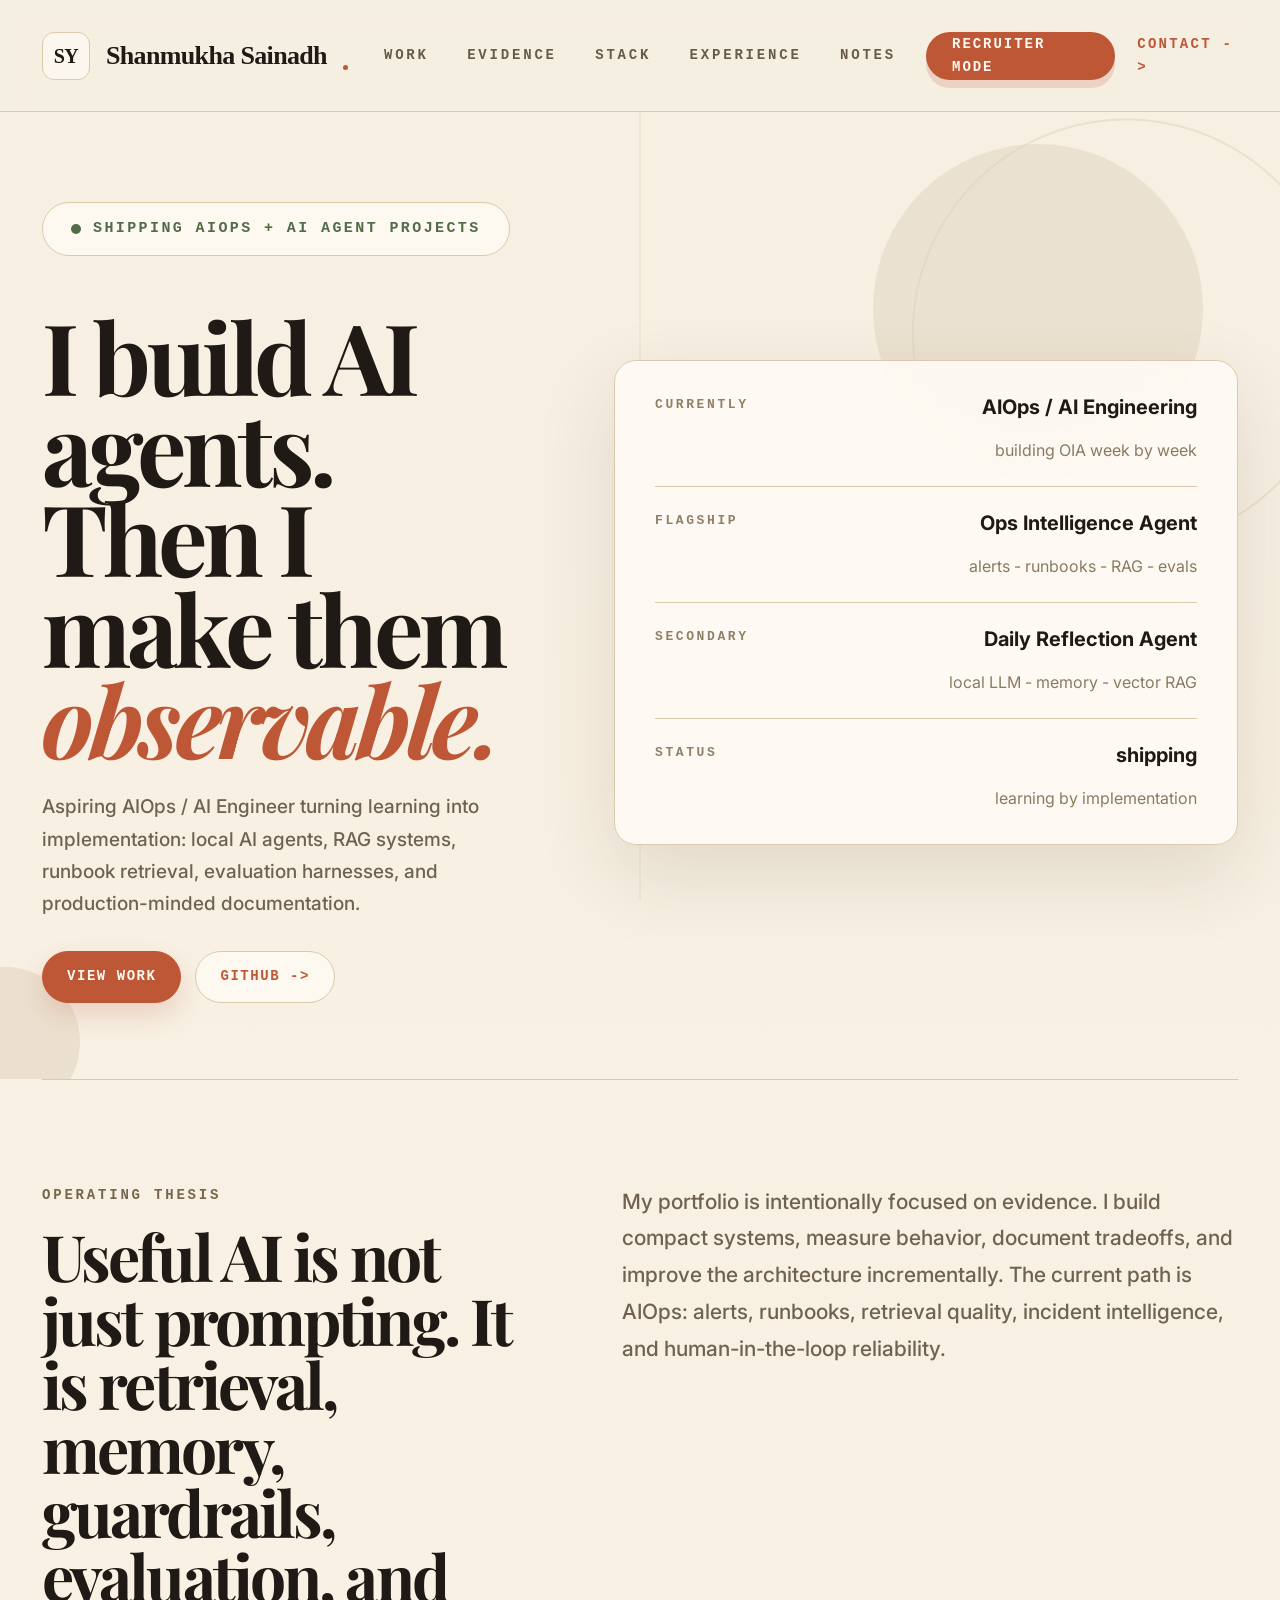
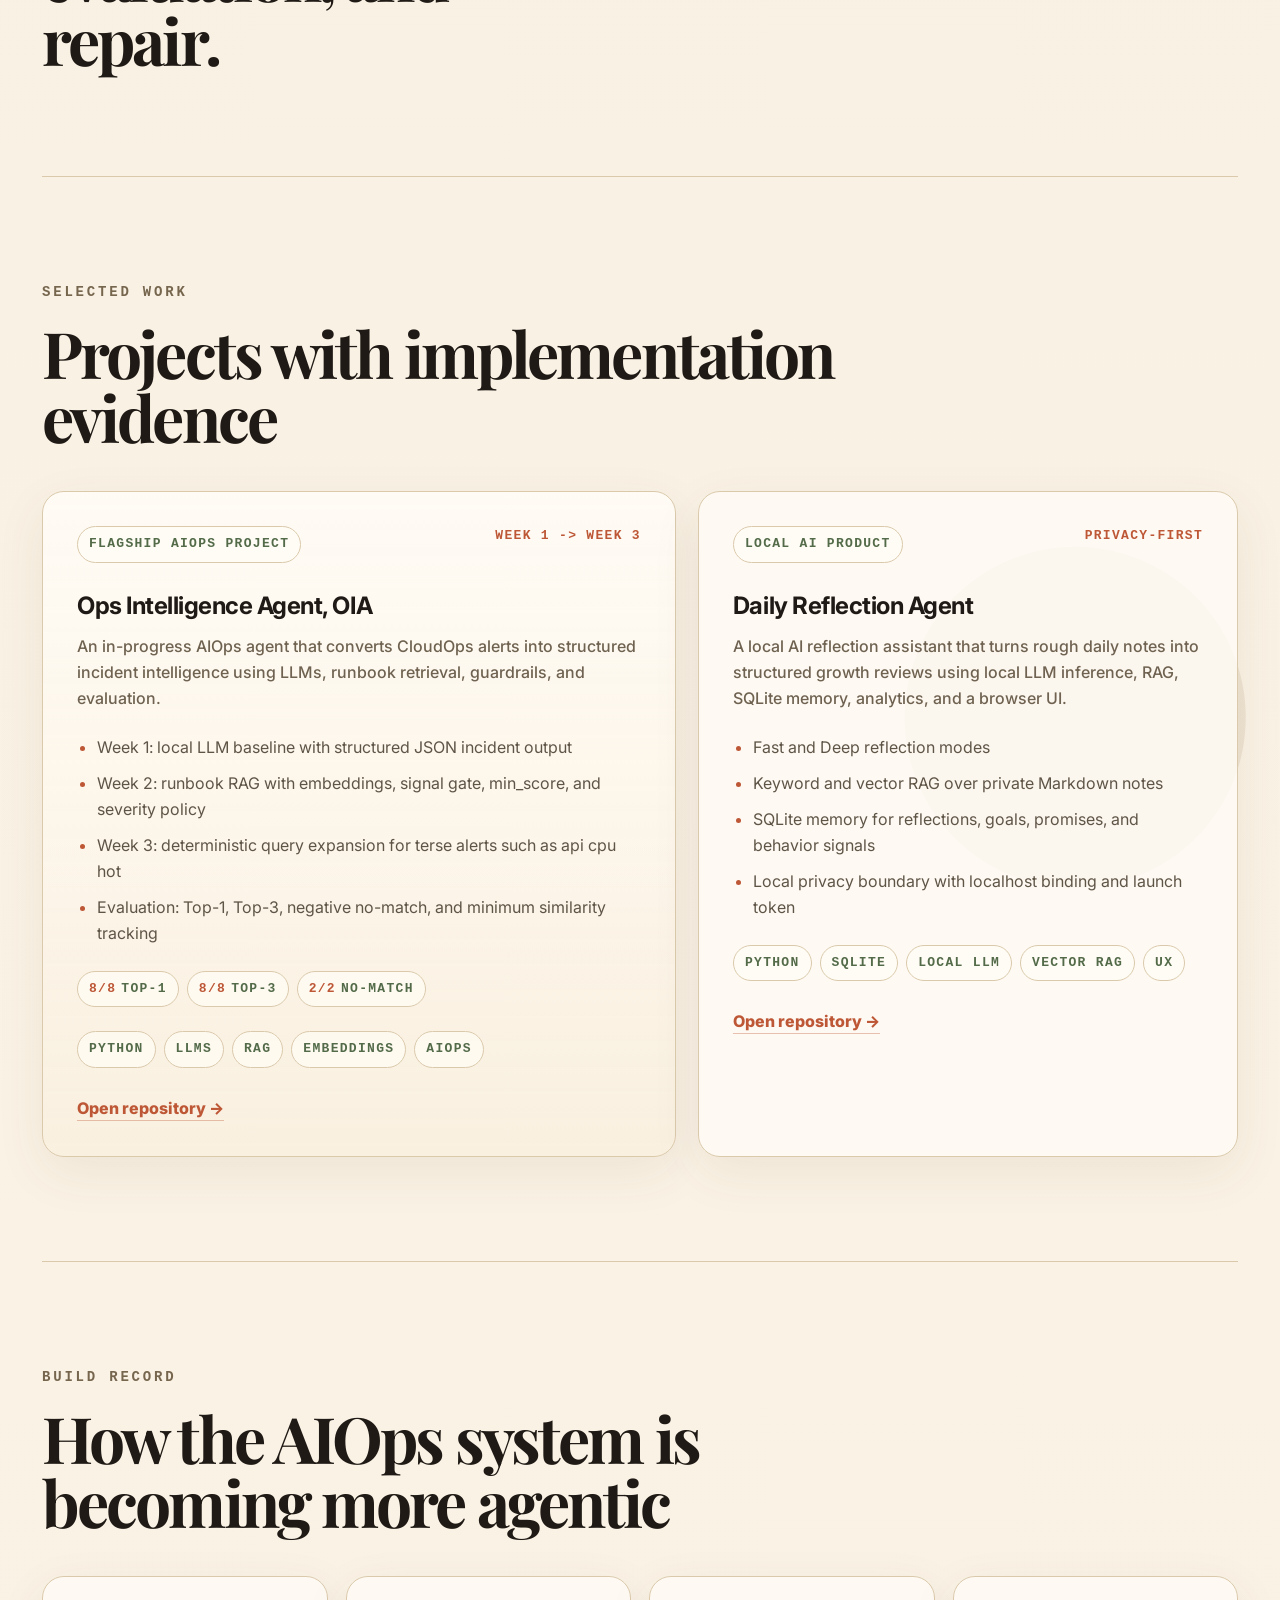
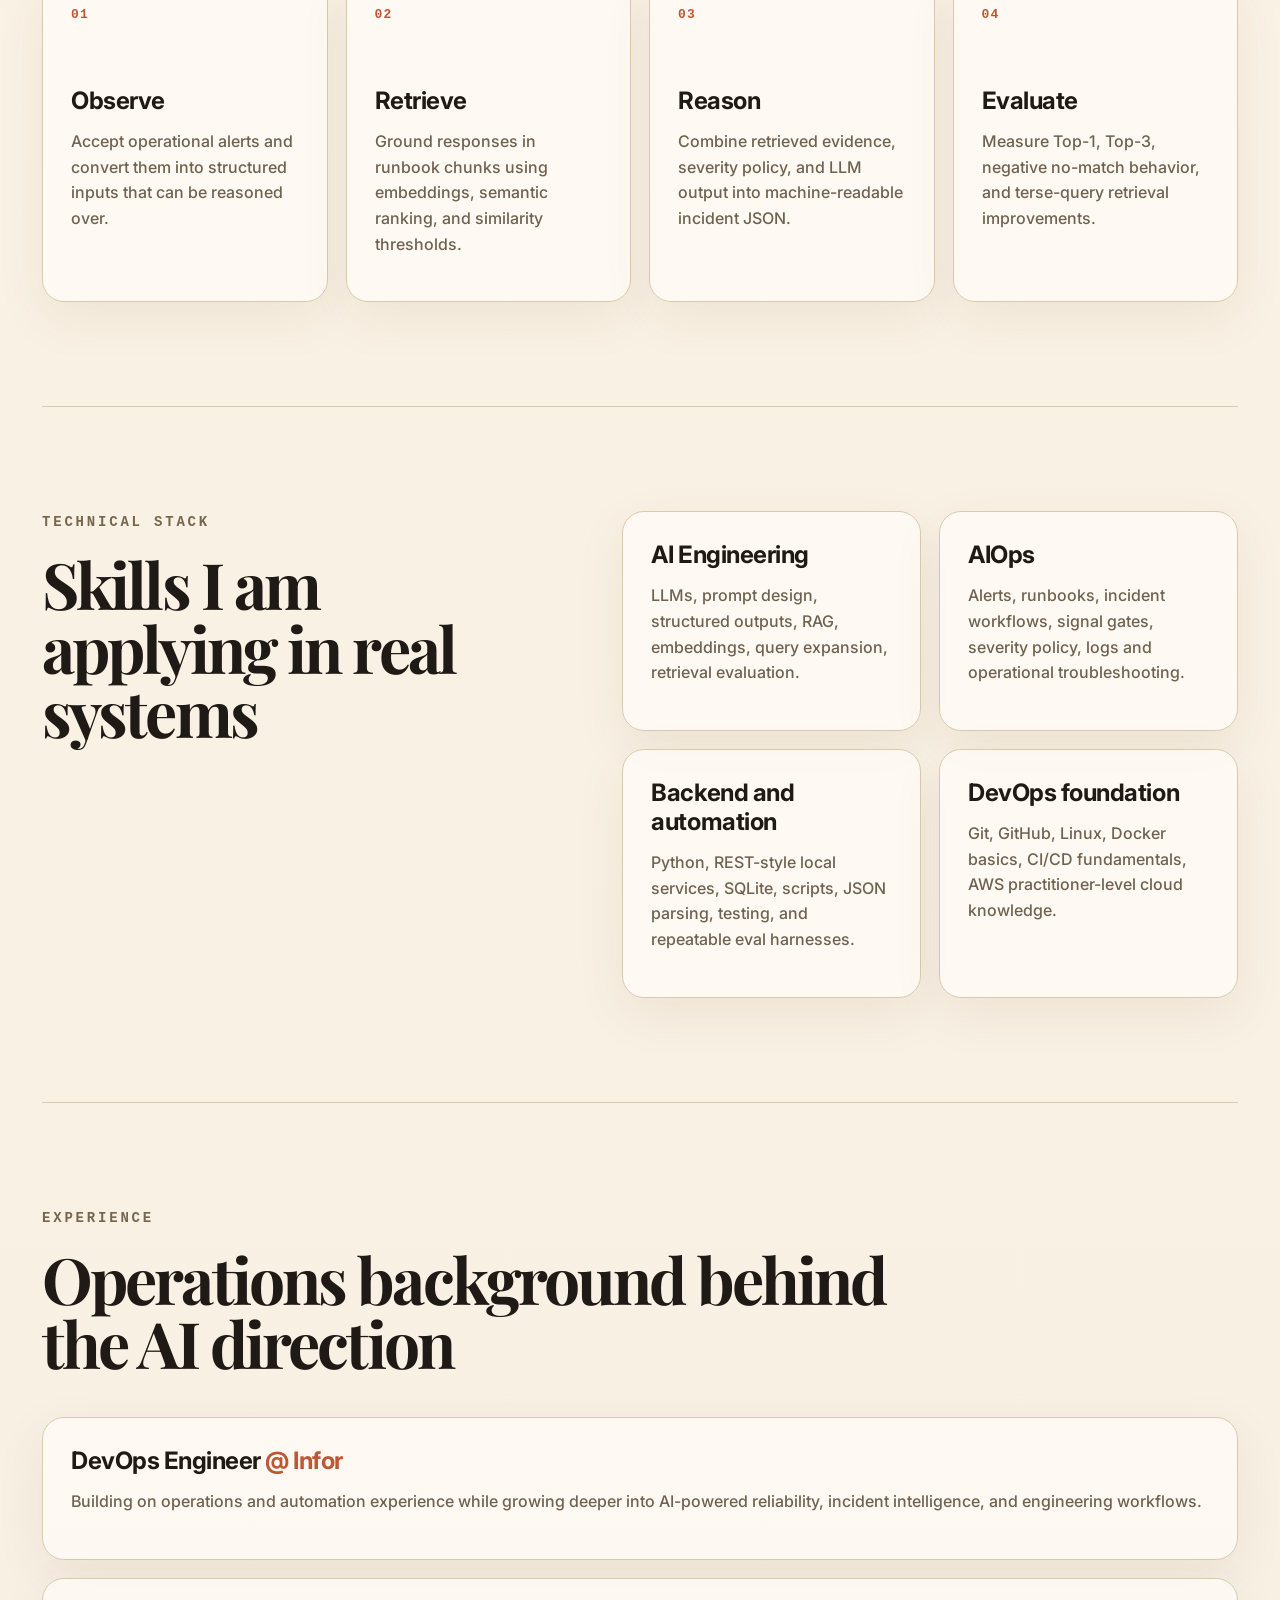
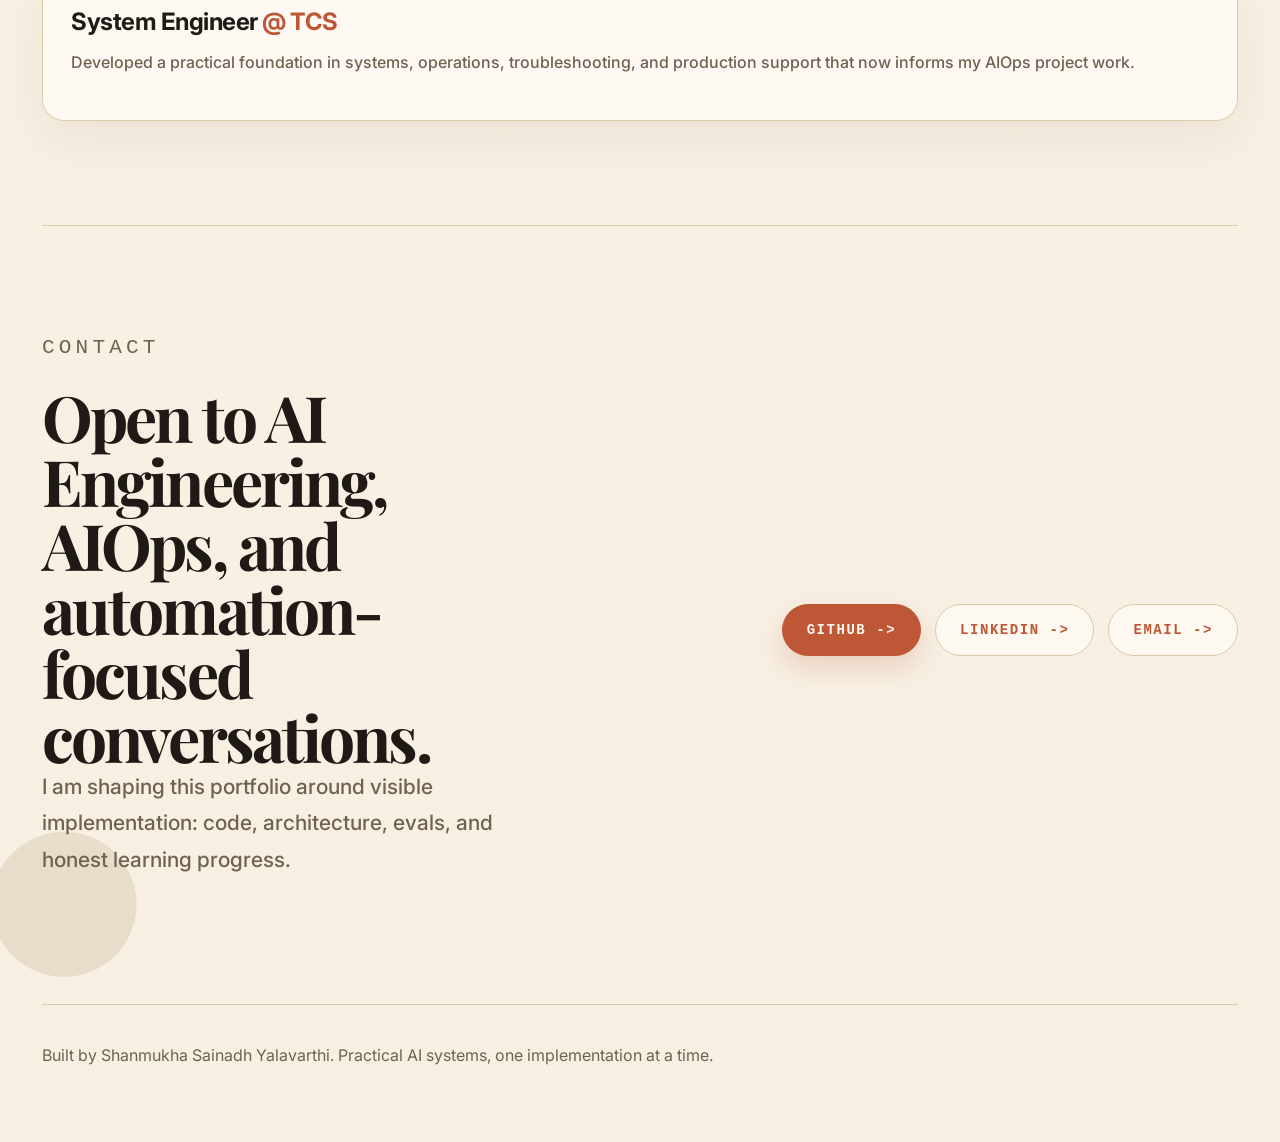
<file: index.html>
<!DOCTYPE html>
<html lang="en">
<head>
    <meta charset="UTF-8">
    <meta name="viewport" content="width=device-width, initial-scale=1.0">
    <meta http-equiv="X-UA-Compatible" content="ie=edge">
    <meta name="description" content="Portfolio of Shanmukha Sainadh Yalavarthi, aspiring AIOps and AI Engineer building practical AI agents, RAG systems, and automation workflows.">
    <title>Shanmukha Sainadh Yalavarthi | AIOps & AI Engineering Portfolio</title>
    <link rel="preconnect" href="https://fonts.googleapis.com">
    <link rel="preconnect" href="https://fonts.gstatic.com" crossorigin>
    <link href="https://fonts.googleapis.com/css2?family=Inter:wght@400;500;600;700;800&family=Playfair+Display:ital,wght@0,600;0,700;1,600;1,700&display=swap" rel="stylesheet">
    <link rel="stylesheet" href="index.css">
</head>
<body>
    <header class="site-header">
        <a class="brand" href="#top" aria-label="Go to home">
            <span class="brand-mark">SY</span>
            <span>Shanmukha Sainadh</span>
            <span class="brand-dot"></span>
        </a>
        <nav aria-label="Primary navigation">
            <a href="#projects">Work</a>
            <a href="#evidence">Evidence</a>
            <a href="#skills">Stack</a>
            <a href="#experience">Experience</a>
            <a href="#notes">Notes</a>
        </nav>
        <div class="header-actions">
            <a class="recruiter-mode" href="#projects">Recruiter Mode</a>
            <a class="nav-cta" href="#contact">Contact -></a>
        </div>
    </header>

    <main id="top">
        <section class="hero">
            <div class="hero-orbit hero-orbit-one"></div>
            <div class="hero-orbit hero-orbit-two"></div>

            <div class="hero-content">
                <div class="hero-copy-block">
                    <p class="availability"><span></span> Shipping AIOps + AI agent projects</p>
                    <h1>I build AI agents. Then I make them <em>observable.</em></h1>
                    <p class="hero-copy">
                        Aspiring AIOps / AI Engineer turning learning into implementation: local AI agents,
                        RAG systems, runbook retrieval, evaluation harnesses, and production-minded documentation.
                    </p>
                    <div class="hero-actions">
                        <a class="button primary" href="#projects">View work</a>
                        <a class="button secondary" href="https://github.com/shanmukh9" target="_blank" rel="noreferrer">GitHub -></a>
                    </div>
                </div>

                <aside class="profile-card" aria-label="Portfolio snapshot">
                    <div class="profile-row">
                        <span>Currently</span>
                        <strong>AIOps / AI Engineering</strong>
                        <small>building OIA week by week</small>
                    </div>
                    <div class="profile-row">
                        <span>Flagship</span>
                        <strong>Ops Intelligence Agent</strong>
                        <small>alerts - runbooks - RAG - evals</small>
                    </div>
                    <div class="profile-row">
                        <span>Secondary</span>
                        <strong>Daily Reflection Agent</strong>
                        <small>local LLM - memory - vector RAG</small>
                    </div>
                    <div class="profile-row">
                        <span>Status</span>
                        <strong>shipping</strong>
                        <small>learning by implementation</small>
                    </div>
                </aside>
            </div>
        </section>

        <section class="section intro" id="notes">
            <div>
                <p class="eyebrow">Operating thesis</p>
                <h2>Useful AI is not just prompting. It is retrieval, memory, guardrails, evaluation, and repair.</h2>
            </div>
            <p>
                My portfolio is intentionally focused on evidence. I build compact systems, measure behavior,
                document tradeoffs, and improve the architecture incrementally. The current path is AIOps:
                alerts, runbooks, retrieval quality, incident intelligence, and human-in-the-loop reliability.
            </p>
        </section>

        <section class="section" id="projects">
            <div class="section-heading">
                <p class="eyebrow">Selected work</p>
                <h2>Projects with implementation evidence</h2>
            </div>

            <div class="project-grid">
                <article class="project-card featured">
                    <div class="project-topline">
                        <span class="status">Flagship AIOps project</span>
                        <span class="mono">Week 1 -> Week 3</span>
                    </div>
                    <h3>Ops Intelligence Agent, OIA</h3>
                    <p>
                        An in-progress AIOps agent that converts CloudOps alerts into structured incident
                        intelligence using LLMs, runbook retrieval, guardrails, and evaluation.
                    </p>
                    <ul class="check-list">
                        <li>Week 1: local LLM baseline with structured JSON incident output</li>
                        <li>Week 2: runbook RAG with embeddings, signal gate, min_score, and severity policy</li>
                        <li>Week 3: deterministic query expansion for terse alerts such as api cpu hot</li>
                        <li>Evaluation: Top-1, Top-3, negative no-match, and minimum similarity tracking</li>
                    </ul>
                    <div class="metric-strip">
                        <span><strong>8/8</strong> Top-1</span>
                        <span><strong>8/8</strong> Top-3</span>
                        <span><strong>2/2</strong> No-match</span>
                    </div>
                    <div class="tag-list">
                        <span>Python</span>
                        <span>LLMs</span>
                        <span>RAG</span>
                        <span>Embeddings</span>
                        <span>AIOps</span>
                    </div>
                    <a class="text-link" href="https://github.com/shanmukh9/ops-intelligence-agent" target="_blank" rel="noreferrer">Open repository -></a>
                </article>

                <article class="project-card">
                    <div class="project-topline">
                        <span class="status">Local AI product</span>
                        <span class="mono">Privacy-first</span>
                    </div>
                    <h3>Daily Reflection Agent</h3>
                    <p>
                        A local AI reflection assistant that turns rough daily notes into structured growth
                        reviews using local LLM inference, RAG, SQLite memory, analytics, and a browser UI.
                    </p>
                    <ul class="check-list">
                        <li>Fast and Deep reflection modes</li>
                        <li>Keyword and vector RAG over private Markdown notes</li>
                        <li>SQLite memory for reflections, goals, promises, and behavior signals</li>
                        <li>Local privacy boundary with localhost binding and launch token</li>
                    </ul>
                    <div class="tag-list">
                        <span>Python</span>
                        <span>SQLite</span>
                        <span>Local LLM</span>
                        <span>Vector RAG</span>
                        <span>UX</span>
                    </div>
                    <a class="text-link" href="https://github.com/shanmukh9/daily-reflection-agent" target="_blank" rel="noreferrer">Open repository -></a>
                </article>
            </div>
        </section>

        <section class="section" id="evidence">
            <div class="section-heading">
                <p class="eyebrow">Build record</p>
                <h2>How the AIOps system is becoming more agentic</h2>
            </div>
            <div class="timeline">
                <article>
                    <span class="step">01</span>
                    <h3>Observe</h3>
                    <p>Accept operational alerts and convert them into structured inputs that can be reasoned over.</p>
                </article>
                <article>
                    <span class="step">02</span>
                    <h3>Retrieve</h3>
                    <p>Ground responses in runbook chunks using embeddings, semantic ranking, and similarity thresholds.</p>
                </article>
                <article>
                    <span class="step">03</span>
                    <h3>Reason</h3>
                    <p>Combine retrieved evidence, severity policy, and LLM output into machine-readable incident JSON.</p>
                </article>
                <article>
                    <span class="step">04</span>
                    <h3>Evaluate</h3>
                    <p>Measure Top-1, Top-3, negative no-match behavior, and terse-query retrieval improvements.</p>
                </article>
            </div>
        </section>

        <section class="section split" id="skills">
            <div>
                <p class="eyebrow">Technical stack</p>
                <h2>Skills I am applying in real systems</h2>
            </div>
            <div class="skills-grid">
                <div>
                    <h3>AI Engineering</h3>
                    <p>LLMs, prompt design, structured outputs, RAG, embeddings, query expansion, retrieval evaluation.</p>
                </div>
                <div>
                    <h3>AIOps</h3>
                    <p>Alerts, runbooks, incident workflows, signal gates, severity policy, logs and operational troubleshooting.</p>
                </div>
                <div>
                    <h3>Backend and automation</h3>
                    <p>Python, REST-style local services, SQLite, scripts, JSON parsing, testing, and repeatable eval harnesses.</p>
                </div>
                <div>
                    <h3>DevOps foundation</h3>
                    <p>Git, GitHub, Linux, Docker basics, CI/CD fundamentals, AWS practitioner-level cloud knowledge.</p>
                </div>
            </div>
        </section>

        <section class="section" id="experience">
            <div class="section-heading">
                <p class="eyebrow">Experience</p>
                <h2>Operations background behind the AI direction</h2>
            </div>
            <div class="experience-list">
                <article>
                    <h3>DevOps Engineer <span>@ Infor</span></h3>
                    <p>
                        Building on operations and automation experience while growing deeper into AI-powered reliability,
                        incident intelligence, and engineering workflows.
                    </p>
                </article>
                <article>
                    <h3>System Engineer <span>@ TCS</span></h3>
                    <p>
                        Developed a practical foundation in systems, operations, troubleshooting, and production support
                        that now informs my AIOps project work.
                    </p>
                </article>
            </div>
        </section>

        <section class="section contact" id="contact">
            <div>
                <p class="eyebrow">Contact</p>
                <h2>Open to AI Engineering, AIOps, and automation-focused conversations.</h2>
                <p>
                    I am shaping this portfolio around visible implementation: code, architecture, evals,
                    and honest learning progress.
                </p>
            </div>
            <div class="contact-actions">
                <a class="button primary" href="https://github.com/shanmukh9" target="_blank" rel="noreferrer">GitHub -></a>
                <a class="button secondary" href="https://www.linkedin.com/in/shanmukh9y/" target="_blank" rel="noreferrer">LinkedIn -></a>
                <a class="button secondary" href="mailto:yalavarthisainadh@gmail.com">Email -></a>
            </div>
        </section>
    </main>

    <footer>
        <p>Built by Shanmukha Sainadh Yalavarthi. Practical AI systems, one implementation at a time.</p>
    </footer>

    <script src="index.js" type="text/javascript"></script>
</body>
</html>
</file>
<file: index.css>
:root {
    --paper: #f6efe2;
    --paper-2: #fbf6ee;
    --ink: #1f1a15;
    --muted: #6f6250;
    --soft: #8b7a62;
    --line: #dac9ab;
    --line-soft: rgba(218, 201, 171, 0.62);
    --rust: #bd5736;
    --rust-dark: #8f3d27;
    --olive: #536b49;
    --card: rgba(255, 252, 246, 0.82);
    --shadow: 0 30px 80px rgba(96, 72, 42, 0.14);
}

* {
    box-sizing: border-box;
}

html {
    scroll-behavior: smooth;
}

body {
    margin: 0;
    color: var(--ink);
    background:
        radial-gradient(circle at 5% 96%, rgba(222, 208, 186, 0.58) 0 72px, transparent 73px),
        radial-gradient(circle at 84% 39%, rgba(222, 208, 186, 0.46) 0 170px, transparent 171px),
        linear-gradient(180deg, var(--paper) 0%, #faf2e5 48%, var(--paper) 100%);
    font-family: Inter, ui-sans-serif, system-ui, -apple-system, BlinkMacSystemFont, "Segoe UI", sans-serif;
    line-height: 1.6;
    text-rendering: optimizeLegibility;
    -webkit-font-smoothing: antialiased;
}

body::before {
    content: "";
    position: fixed;
    inset: 0;
    z-index: -1;
    pointer-events: none;
    background:
        linear-gradient(90deg, transparent 0, transparent calc(50% - 1px), rgba(218, 201, 171, 0.42) 50%, transparent calc(50% + 1px)),
        radial-gradient(circle at 88% 37%, transparent 0 212px, rgba(218, 201, 171, 0.38) 213px 214px, transparent 215px);
}

a {
    color: inherit;
    text-decoration: none;
}

.site-header {
    position: sticky;
    top: 0;
    z-index: 20;
    min-height: 112px;
    padding: 0 max(42px, calc((100vw - 1620px) / 2));
    display: grid;
    grid-template-columns: 1fr auto 1fr;
    align-items: center;
    gap: 30px;
    border-bottom: 1px solid var(--line);
    background: rgba(246, 239, 226, 0.90);
    backdrop-filter: blur(18px);
    transition: box-shadow 180ms ease;
}

.brand {
    display: inline-flex;
    align-items: center;
    gap: 16px;
    width: fit-content;
    font-family: Georgia, "Times New Roman", serif;
    font-size: clamp(26px, 2vw, 34px);
    font-weight: 700;
    letter-spacing: -0.025em;
    line-height: 1;
}

.brand-mark {
    display: grid;
    place-items: center;
    width: 48px;
    height: 48px;
    border: 1px solid var(--line);
    border-radius: 12px;
    background: rgba(255, 252, 246, 0.62);
    font-size: 20px;
}

.brand-dot {
    width: 5px;
    height: 5px;
    border-radius: 999px;
    background: var(--rust);
    align-self: end;
    margin-bottom: 10px;
}

nav {
    display: flex;
    align-items: center;
    justify-content: center;
    gap: clamp(24px, 3vw, 44px);
    color: #675b4b;
    font-family: "Courier New", ui-monospace, monospace;
    font-size: 14px;
    font-weight: 700;
    letter-spacing: 0.20em;
    text-transform: uppercase;
    white-space: nowrap;
}

.header-actions {
    justify-self: end;
    display: flex;
    align-items: center;
    gap: 22px;
}

.recruiter-mode {
    display: inline-flex;
    align-items: center;
    min-height: 48px;
    padding: 0 26px;
    border-radius: 999px;
    color: #fff8ef;
    background: var(--rust);
    box-shadow: 0 8px 0 rgba(189, 87, 54, 0.18);
    font-family: "Courier New", ui-monospace, monospace;
    font-size: 14px;
    font-weight: 800;
    letter-spacing: 0.14em;
    text-transform: uppercase;
}

.nav-cta {
    color: var(--rust);
    font-family: "Courier New", ui-monospace, monospace;
    font-size: 14px;
    font-weight: 800;
    letter-spacing: 0.16em;
    text-transform: uppercase;
}

nav a,
.nav-cta,
.recruiter-mode,
.text-link {
    transition: color 180ms ease, transform 180ms ease, box-shadow 180ms ease;
}

nav a:hover,
.nav-cta:hover,
.text-link:hover {
    color: var(--rust);
}

.recruiter-mode:hover {
    transform: translateY(-2px);
    box-shadow: 0 12px 0 rgba(189, 87, 54, 0.16);
}

.hero {
    position: relative;
    overflow: hidden;
    min-height: calc(100vh - 112px);
    padding: clamp(82px, 10vh, 132px) max(42px, calc((100vw - 1620px) / 2)) 76px;
}

.hero-orbit {
    position: absolute;
    pointer-events: none;
    border-radius: 999px;
}

.hero-orbit-one {
    width: 330px;
    height: 330px;
    right: 6vw;
    top: 32px;
    background: rgba(222, 208, 186, 0.45);
}

.hero-orbit-two {
    width: 150px;
    height: 150px;
    left: -70px;
    bottom: -38px;
    background: rgba(222, 208, 186, 0.48);
}

.hero-content {
    position: relative;
    display: grid;
    grid-template-columns: minmax(0, 1fr) minmax(390px, 624px);
    gap: clamp(60px, 8vw, 150px);
    align-items: center;
}

.hero-copy-block {
    max-width: 920px;
}

.availability {
    display: inline-flex;
    align-items: center;
    gap: 12px;
    margin: 0 0 54px;
    padding: 14px 28px;
    border: 1px solid var(--line);
    border-radius: 999px;
    background: rgba(255, 252, 246, 0.72);
    color: var(--olive);
    font-family: "Courier New", ui-monospace, monospace;
    font-size: 15px;
    font-weight: 700;
    letter-spacing: 0.16em;
    text-transform: uppercase;
}

.availability span {
    width: 10px;
    height: 10px;
    border-radius: 999px;
    background: var(--olive);
}

h1,
h2,
h3,
p {
    margin-top: 0;
}

h1,
h2 {
    font-family: "Playfair Display", Georgia, "Times New Roman", serif;
    font-weight: 700;
    letter-spacing: -0.045em;
}

h1 {
    max-width: 900px;
    margin-bottom: 28px;
    color: var(--ink);
    font-size: clamp(72px, 7.7vw, 138px);
    line-height: 0.92;
}

h1 em {
    display: block;
    color: var(--rust);
    font-style: italic;
}

h2 {
    max-width: 850px;
    margin-bottom: 0;
    color: var(--ink);
    font-size: clamp(46px, 5vw, 86px);
    line-height: 1;
}

h3 {
    margin-bottom: 14px;
    color: var(--ink);
    font-size: 24px;
    line-height: 1.22;
    letter-spacing: -0.02em;
}

.hero-copy {
    max-width: 820px;
    margin-bottom: 0;
    color: var(--muted);
    font-size: clamp(19px, 1.42vw, 25px);
    line-height: 1.7;
    font-weight: 500;
}

.hero-actions,
.contact-actions {
    display: flex;
    flex-wrap: wrap;
    gap: 14px;
    margin-top: 30px;
}

.button {
    display: inline-flex;
    align-items: center;
    justify-content: center;
    min-height: 52px;
    padding: 13px 24px;
    border: 1px solid var(--line);
    border-radius: 999px;
    font-family: "Courier New", ui-monospace, monospace;
    font-size: 14px;
    font-weight: 800;
    letter-spacing: 0.11em;
    text-transform: uppercase;
    transition: transform 180ms ease, box-shadow 180ms ease, background 180ms ease;
}

.button:hover {
    transform: translateY(-2px);
}

.button.primary {
    color: #fff8ef;
    background: var(--rust);
    border-color: var(--rust);
    box-shadow: 0 12px 26px rgba(189, 87, 54, 0.20);
}

.button.secondary {
    color: var(--rust);
    background: rgba(255, 252, 246, 0.72);
}

.profile-card {
    position: relative;
    z-index: 1;
    width: 100%;
    padding: 34px 40px;
    border: 1px solid var(--line);
    border-radius: 22px;
    background: rgba(255, 252, 246, 0.86);
    box-shadow: var(--shadow);
    backdrop-filter: blur(18px);
}

.profile-row {
    display: grid;
    grid-template-columns: 150px 1fr;
    gap: 18px;
    padding: 24px 0;
    border-bottom: 1px solid var(--line);
    text-align: right;
}

.profile-row:first-child {
    padding-top: 0;
}

.profile-row:last-child {
    padding-bottom: 0;
    border-bottom: 0;
}

.profile-row span {
    color: #907f68;
    font-family: "Courier New", ui-monospace, monospace;
    font-size: 13px;
    font-weight: 800;
    letter-spacing: 0.20em;
    text-align: left;
    text-transform: uppercase;
}

.profile-row strong {
    color: var(--ink);
    font-size: 20px;
    line-height: 1.25;
}

.profile-row small {
    grid-column: 2;
    color: var(--soft);
    font-size: 16px;
    line-height: 1.5;
}

.section {
    width: min(1620px, calc(100% - 84px));
    margin: 0 auto;
    padding: 104px 0;
    border-top: 1px solid var(--line);
}

.intro,
.split,
.contact {
    display: grid;
    grid-template-columns: minmax(0, 0.9fr) minmax(0, 1.1fr);
    gap: clamp(36px, 6vw, 96px);
    align-items: start;
}

.intro > p,
.contact p,
.project-card p,
.timeline p,
.skills-grid p,
.experience-list p {
    color: var(--muted);
    font-weight: 500;
}

.intro > p,
.contact p {
    font-size: 21px;
    line-height: 1.75;
}

.eyebrow {
    margin: 0 0 18px;
    color: #76664e;
    font-family: "Courier New", ui-monospace, monospace;
    font-size: 14px;
    font-weight: 800;
    letter-spacing: 0.20em;
    text-transform: uppercase;
}

.section-heading {
    max-width: 940px;
    margin-bottom: 42px;
}

.project-grid {
    display: grid;
    grid-template-columns: minmax(0, 1.08fr) minmax(360px, 0.92fr);
    gap: 22px;
    align-items: stretch;
}

.project-card,
.timeline article,
.skills-grid div,
.experience-list article {
    border: 1px solid var(--line);
    border-radius: 22px;
    background: rgba(255, 252, 246, 0.78);
    box-shadow: 0 16px 50px rgba(96, 72, 42, 0.08);
    transition: transform 180ms ease, box-shadow 180ms ease, border-color 180ms ease;
}

.project-card:hover,
.timeline article:hover,
.skills-grid div:hover,
.experience-list article:hover {
    transform: translateY(-3px);
    border-color: rgba(189, 87, 54, 0.28);
    box-shadow: 0 24px 64px rgba(96, 72, 42, 0.12);
}

.project-card {
    padding: 34px;
}

.project-card.featured {
    background: linear-gradient(180deg, rgba(255, 252, 246, 0.92), rgba(249, 239, 222, 0.82));
}

.project-topline {
    display: flex;
    justify-content: space-between;
    gap: 14px;
    margin-bottom: 28px;
}

.status,
.mono,
.step,
.tag-list span,
.metric-strip span {
    font-family: "Courier New", ui-monospace, monospace;
    font-size: 13px;
    font-weight: 800;
    letter-spacing: 0.10em;
    text-transform: uppercase;
}

.status,
.tag-list span,
.metric-strip span {
    display: inline-flex;
    align-items: center;
    min-height: 32px;
    padding: 7px 11px;
    border: 1px solid var(--line);
    border-radius: 999px;
    background: rgba(255, 252, 246, 0.70);
    color: var(--olive);
}

.mono,
.step {
    color: var(--rust);
}

.check-list {
    display: grid;
    gap: 10px;
    margin: 24px 0 0;
    padding-left: 20px;
    color: #5f5547;
    line-height: 1.62;
}

.check-list li::marker {
    color: var(--rust);
}

.metric-strip,
.tag-list {
    display: flex;
    flex-wrap: wrap;
    gap: 8px;
    margin-top: 24px;
}

.metric-strip strong {
    margin-right: 5px;
    color: var(--rust);
}

.text-link {
    display: inline-flex;
    margin-top: 28px;
    color: var(--rust);
    font-weight: 800;
    text-decoration: underline;
    text-decoration-color: rgba(189, 87, 54, 0.35);
    text-underline-offset: 6px;
}

.timeline {
    display: grid;
    grid-template-columns: repeat(4, minmax(0, 1fr));
    gap: 18px;
}

.timeline article {
    min-height: 276px;
    padding: 28px;
}

.step {
    display: block;
    margin-bottom: 60px;
}

.skills-grid {
    display: grid;
    grid-template-columns: repeat(2, minmax(0, 1fr));
    gap: 18px;
}

.skills-grid div,
.experience-list article {
    padding: 28px;
}

.experience-list {
    display: grid;
    gap: 18px;
}

.experience-list h3 span {
    color: var(--rust);
}

.contact {
    align-items: center;
}

.contact-actions {
    justify-content: flex-end;
}

footer {
    width: min(1620px, calc(100% - 84px));
    margin: 0 auto;
    padding: 38px 0 58px;
    border-top: 1px solid var(--line);
    color: var(--muted);
}

@media (max-width: 1120px) {
    .site-header {
        grid-template-columns: 1fr;
        justify-items: start;
        min-height: auto;
        padding-block: 18px;
    }

    nav {
        justify-content: start;
        width: 100%;
        overflow-x: auto;
        padding-bottom: 4px;
    }

    .header-actions {
        justify-self: start;
    }

    .hero {
        min-height: auto;
        padding-top: 76px;
    }

    .hero-content,
    .intro,
    .split,
    .project-grid,
    .contact {
        grid-template-columns: 1fr;
    }

    .profile-card {
        max-width: 720px;
    }

    .timeline,
    .skills-grid {
        grid-template-columns: repeat(2, minmax(0, 1fr));
    }

    .contact-actions {
        justify-content: flex-start;
    }
}

@media (max-width: 680px) {
    .site-header {
        padding-inline: 18px;
    }

    .brand {
        font-size: 24px;
    }

    .brand-mark {
        width: 44px;
        height: 44px;
        font-size: 18px;
    }

    .header-actions {
        width: 100%;
        flex-wrap: wrap;
        gap: 12px;
    }

    .hero {
        padding: 54px 18px 58px;
    }

    h1 {
        font-size: clamp(54px, 16vw, 76px);
        line-height: 0.98;
    }

    h2 {
        font-size: clamp(36px, 11vw, 56px);
    }

    .availability {
        margin-bottom: 34px;
        padding: 12px 18px;
        font-size: 12px;
        white-space: normal;
    }

    .hero-copy {
        font-size: 17px;
    }

    .button {
        width: 100%;
    }

    .profile-card {
        padding: 26px;
    }

    .profile-row {
        grid-template-columns: 1fr;
        gap: 6px;
        text-align: left;
    }

    .profile-row small {
        grid-column: auto;
    }

    .section,
    footer {
        width: calc(100% - 36px);
        padding-block: 74px;
    }

    .project-card {
        padding: 26px;
    }

    .project-topline {
        flex-direction: column;
    }

    .timeline,
    .skills-grid {
        grid-template-columns: 1fr;
    }

    .timeline article {
        min-height: auto;
    }

    .step {
        margin-bottom: 24px;
    }
}
</file>
